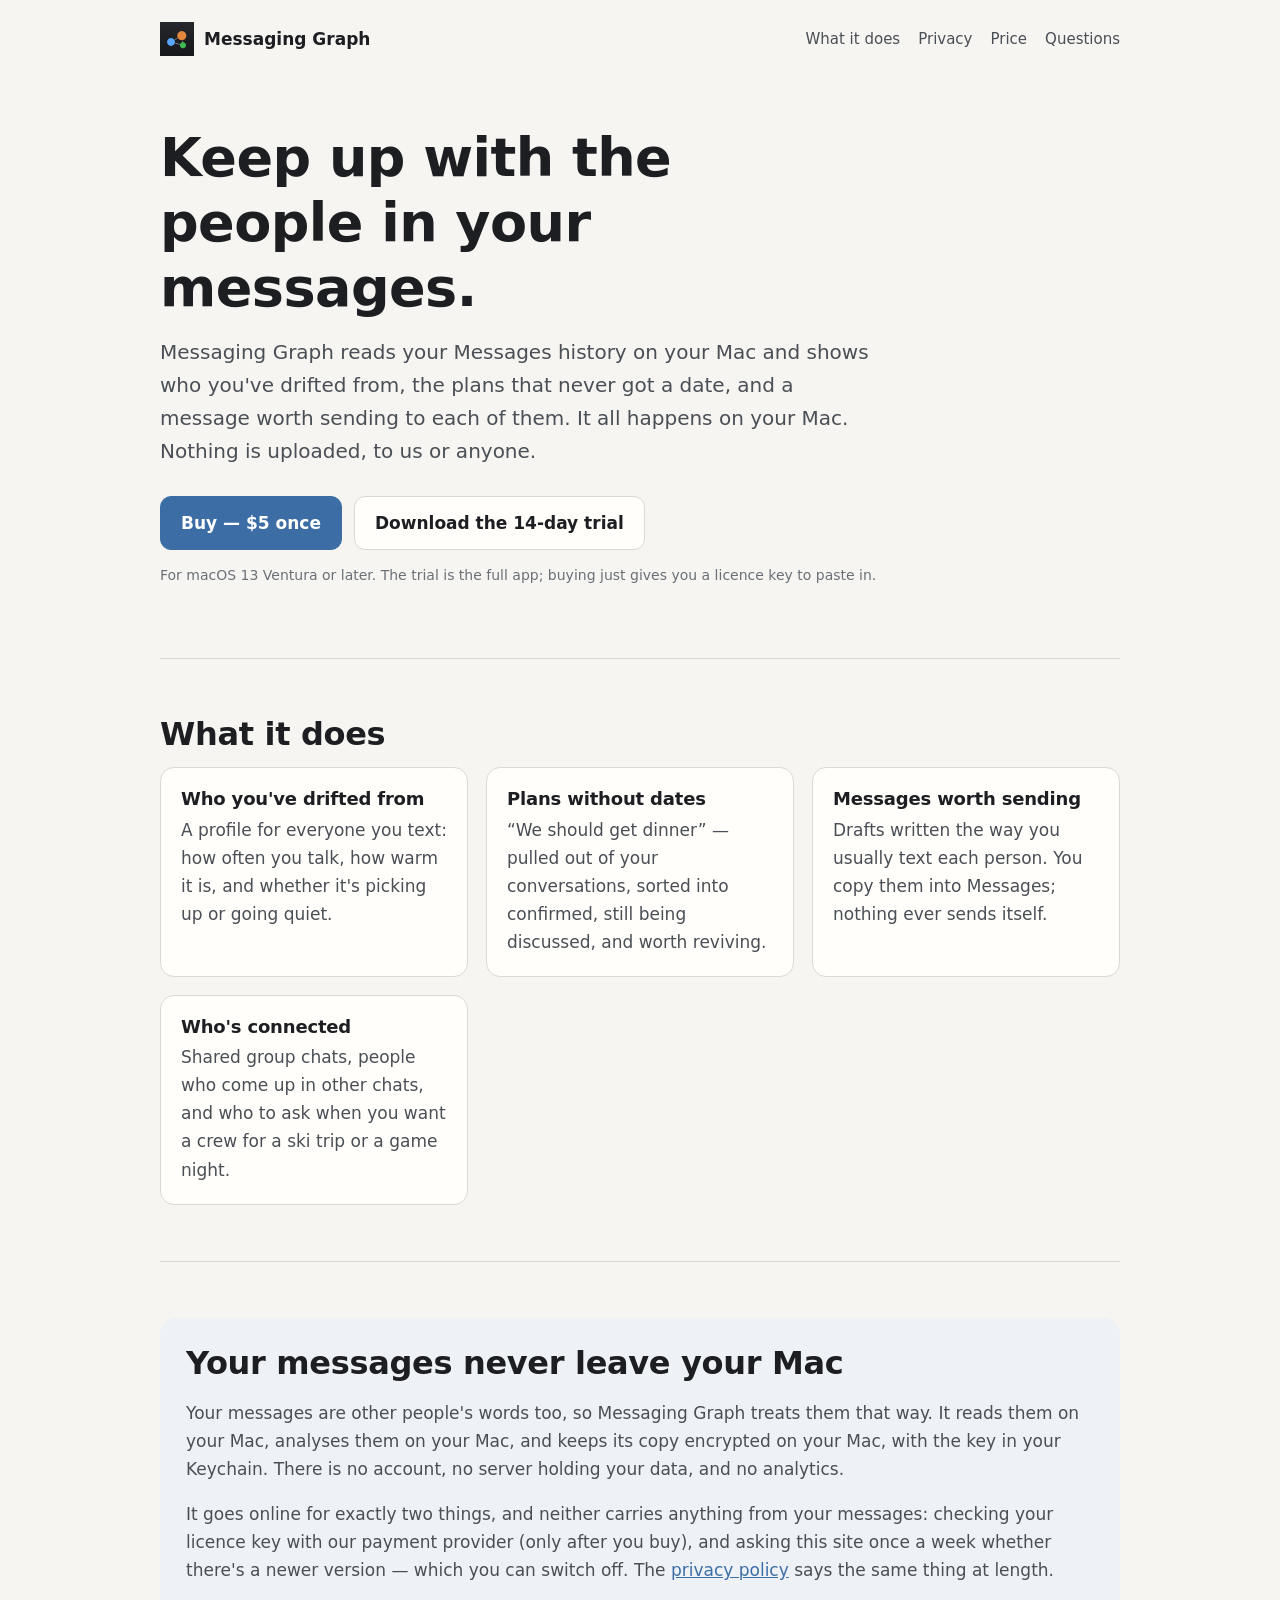
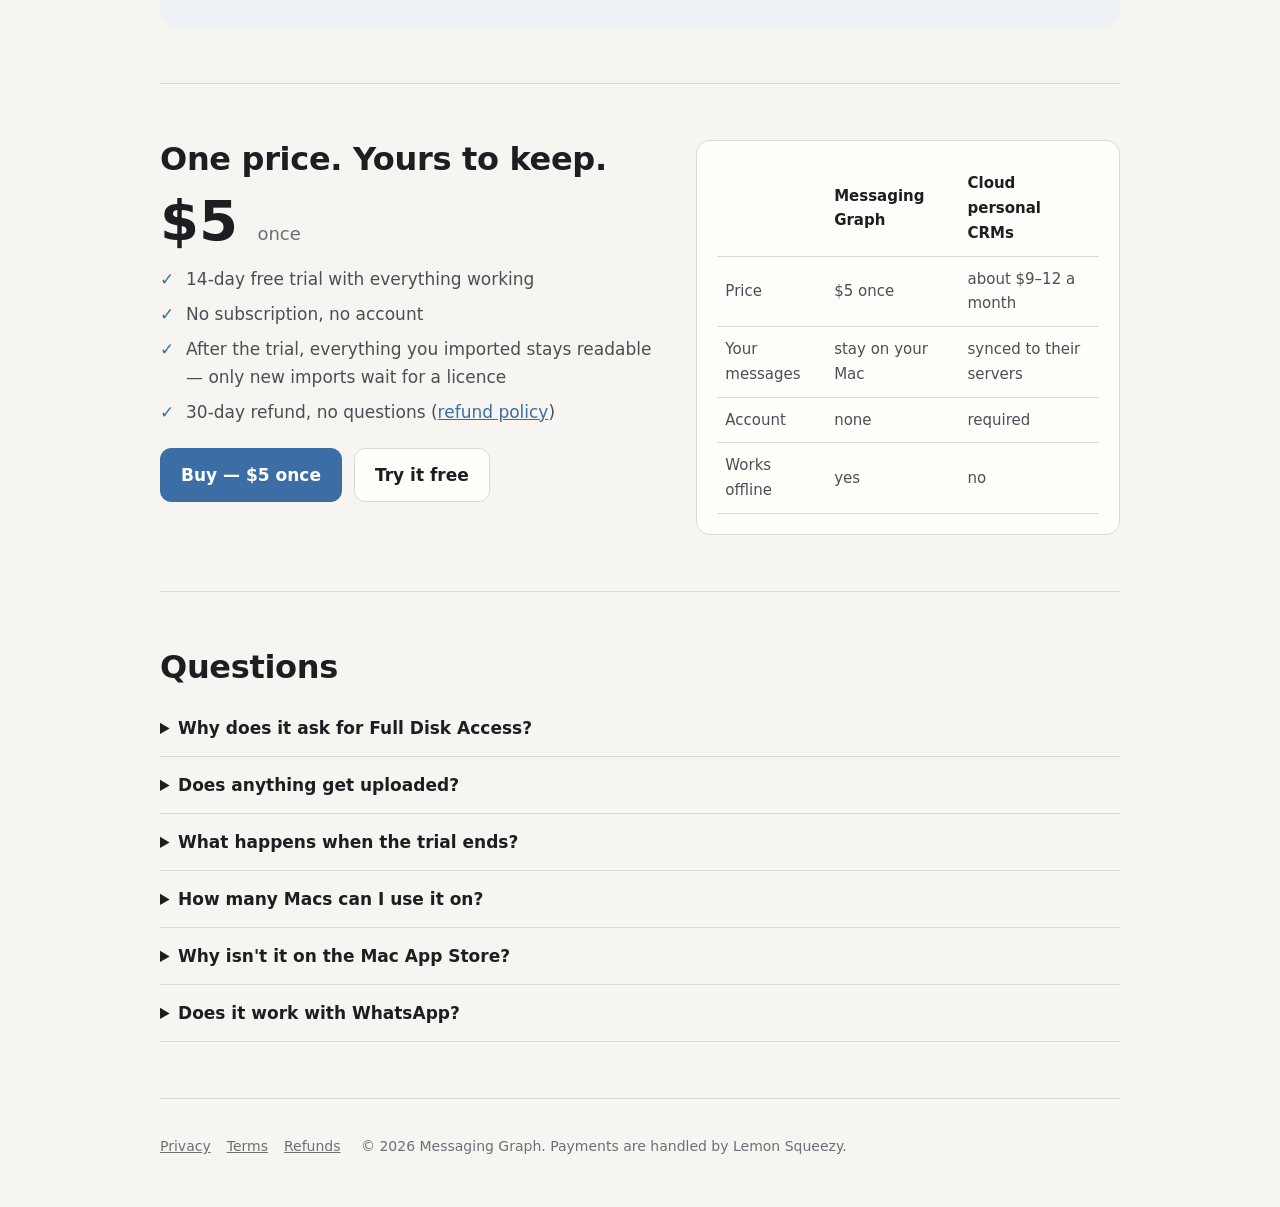
<file: site/index.html>
<!doctype html>
<html lang="en">
<head>
<meta charset="utf-8">
<meta name="viewport" content="width=device-width,initial-scale=1">
<title>Messaging Graph — keep up with the people in your messages</title>
<meta name="description" content="A Mac app that reads your Messages history on your Mac and shows who you've drifted from, plans that never got a date, and messages worth sending. Nothing is uploaded. $29 once, 14-day free trial.">
<link rel="icon" href="icon.png">
<link rel="stylesheet" href="site.css">
</head>
<body>
<div class="wrap">
<header class="top">
  <a class="brand" href="./"><img src="icon.png" alt="">Messaging Graph</a>
  <nav class="links" aria-label="Site">
    <a href="#what">What it does</a><a href="#private">Privacy</a>
    <a href="#price">Price</a><a href="#faq">Questions</a>
  </nav>
</header>

<section class="hero">
  <h1>Keep up with the people in your messages.</h1>
  <p class="lede">Messaging Graph reads your Messages history on your Mac and shows who
    you've drifted from, the plans that never got a date, and a message worth sending to
    each of them. It all happens on your Mac. Nothing is uploaded, to us or anyone.</p>
  <div class="cta" id="download">
    <a class="btn primary" href="https://REPLACE-WITH-YOUR-STORE.lemonsqueezy.com/buy/REPLACE-WITH-VARIANT-ID">Buy — $5 once</a>
    <a class="btn" href="downloads/MessagingGraph-1.1.0.dmg">Download the 14-day trial</a>
  </div>
  <p class="small">For macOS 13 Ventura or later. The trial is the full app; buying just
    gives you a licence key to paste in.</p>
</section>

<section id="what">
  <h2>What it does</h2>
  <div class="grid">
    <div class="card"><h3>Who you've drifted from</h3><p>A profile for everyone you text:
      how often you talk, how warm it is, and whether it's picking up or going quiet.</p></div>
    <div class="card"><h3>Plans without dates</h3><p>“We should get dinner” — pulled out of
      your conversations, sorted into confirmed, still being discussed, and worth reviving.</p></div>
    <div class="card"><h3>Messages worth sending</h3><p>Drafts written the way you usually
      text each person. You copy them into Messages; nothing ever sends itself.</p></div>
    <div class="card"><h3>Who's connected</h3><p>Shared group chats, people who come up in
      other chats, and who to ask when you want a crew for a ski trip or a game night.</p></div>
  </div>
</section>

<section id="private">
  <div class="private">
    <h2>Your messages never leave your Mac</h2>
    <p>Your messages are other people's words too, so Messaging Graph treats them that way.
      It reads them on your Mac, analyses them on your Mac, and keeps its copy encrypted on
      your Mac, with the key in your Keychain. There is no account, no server holding your
      data, and no analytics.</p>
    <p>It goes online for exactly two things, and neither carries anything from your
      messages: checking your licence key with our payment provider (only after you buy),
      and asking this site once a week whether there's a newer version — which you can
      switch off. The <a href="privacy.html">privacy policy</a> says the same thing at
      length.</p>
  </div>
</section>

<section id="price">
  <div class="price">
    <div>
      <h2>One price. Yours to keep.</h2>
      <div class="amount">$5 <small>once</small></div>
      <ul class="ticks">
        <li>14-day free trial with everything working</li>
        <li>No subscription, no account</li>
        <li>After the trial, everything you imported stays readable — only new imports
          wait for a licence</li>
        <li>30-day refund, no questions (<a href="refund.html">refund policy</a>)</li>
      </ul>
      <div class="cta">
        <a class="btn primary" href="https://REPLACE-WITH-YOUR-STORE.lemonsqueezy.com/buy/REPLACE-WITH-VARIANT-ID">Buy — $5 once</a>
        <a class="btn" href="downloads/MessagingGraph-1.1.0.dmg">Try it free</a>
      </div>
    </div>
    <div class="card">
      <table class="compare">
        <thead><tr><th></th><th>Messaging Graph</th><th>Cloud personal CRMs</th></tr></thead>
        <tbody>
          <tr><td>Price</td><td>$5 once</td><td>about $9–12 a month</td></tr>
          <tr><td>Your messages</td><td>stay on your Mac</td><td>synced to their servers</td></tr>
          <tr><td>Account</td><td>none</td><td>required</td></tr>
          <tr><td>Works offline</td><td>yes</td><td>no</td></tr>
        </tbody>
      </table>
    </div>
  </div>
</section>

<section id="faq">
  <h2>Questions</h2>
  <details><summary>Why does it ask for Full Disk Access?</summary>
    <p>macOS keeps your Messages history behind Full Disk Access, so no app can read it
      until you allow it. Messaging Graph walks you through switching it on the first time
      it opens. It only reads your messages while it imports them, and you can switch the
      permission back off afterwards — what it imported stays.</p></details>
  <details><summary>Does anything get uploaded?</summary>
    <p>No. Not your messages, not your contacts, not statistics about them. The only things
      that go online are the licence check and the weekly update check, and the app shows
      you both, in full, under Privacy.</p></details>
  <details><summary>What happens when the trial ends?</summary>
    <p>Nothing disappears. Everything you imported stays readable. Importing new messages
      waits until you enter a licence key.</p></details>
  <details><summary>How many Macs can I use it on?</summary>
    <p>Your own Macs, up to two at a time. You can move a licence from one Mac to another
      from the app's Privacy screen.</p></details>
  <details><summary>Why isn't it on the Mac App Store?</summary>
    <p>App Store apps live in a sandbox that can't be given access to your Messages
      history, even with your permission. So it's sold here, signed by its developer and
      checked by Apple, the way many Mac apps are.</p></details>
  <details><summary>Does it work with WhatsApp?</summary>
    <p>Yes, if you use WhatsApp's Mac app. It's imported separately and shown alongside
      your Messages history.</p></details>
</section>

<footer>
  <a href="privacy.html">Privacy</a><a href="terms.html">Terms</a><a href="refund.html">Refunds</a>
  <span>© 2026 Messaging Graph. Payments are handled by Lemon Squeezy.</span>
</footer>
</div>
</body>
</html>
</file>
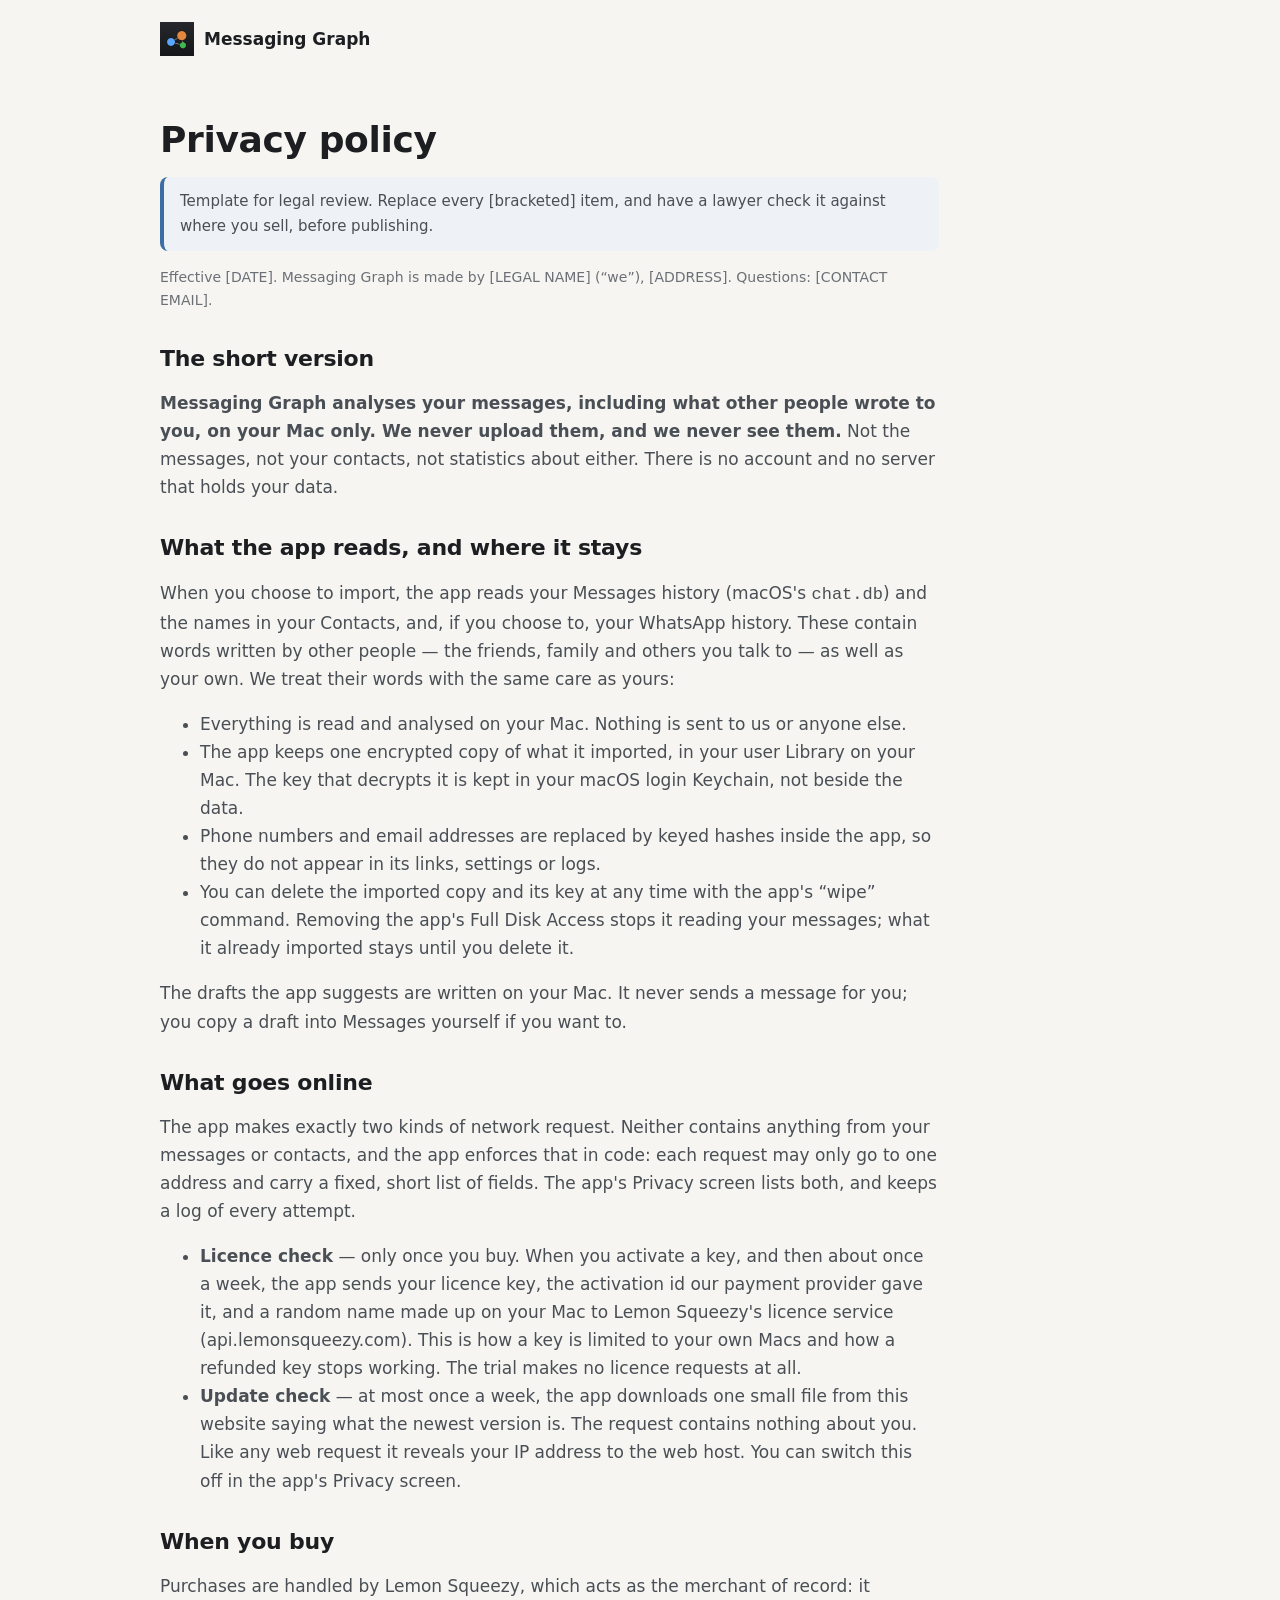
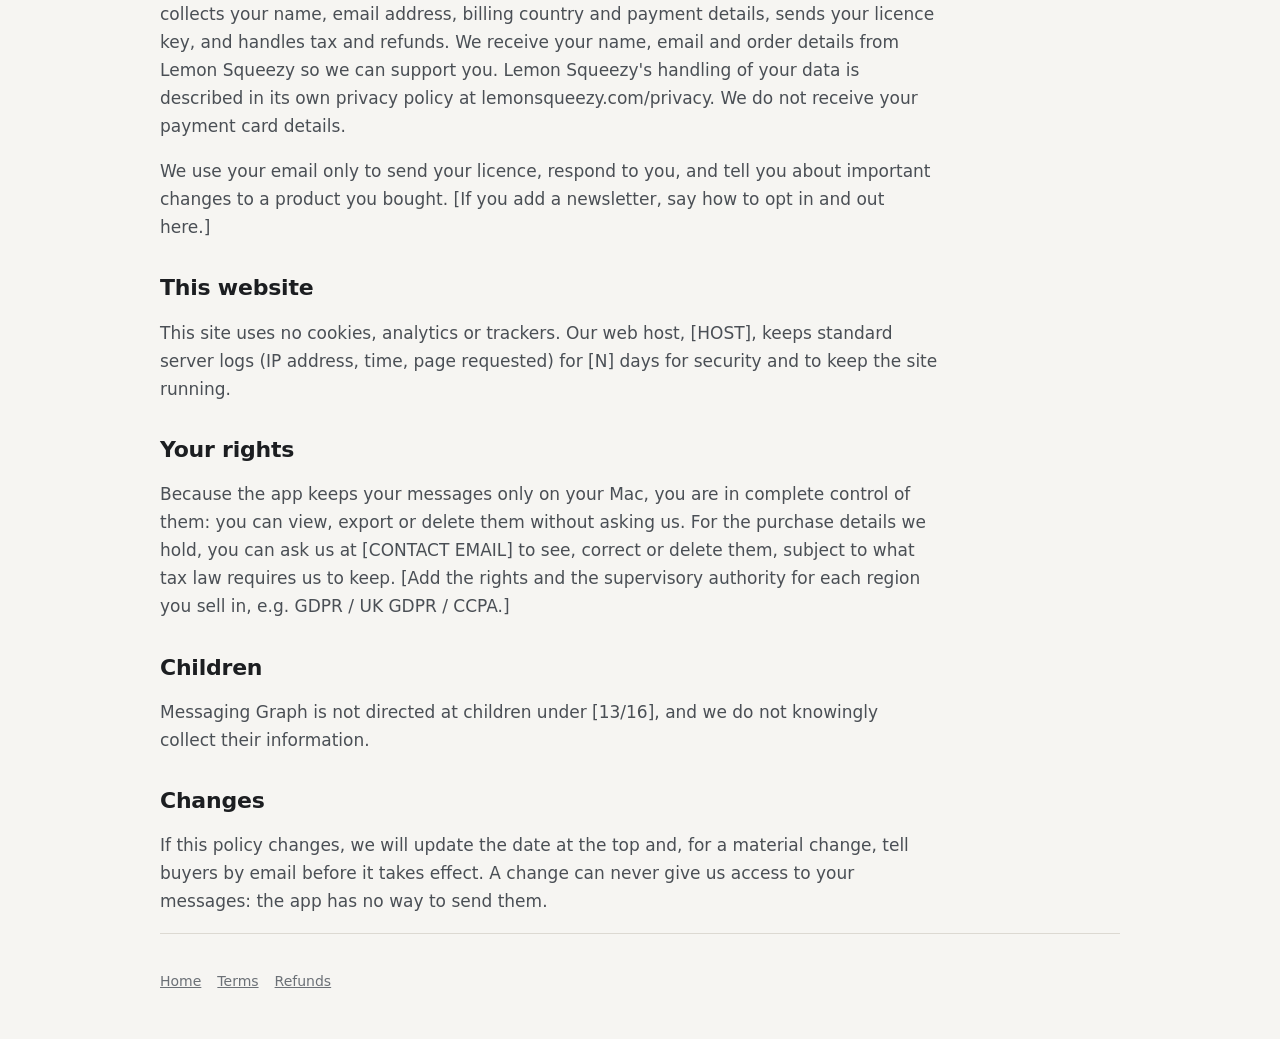
<file: site/privacy.html>
<!doctype html>
<html lang="en">
<head>
<meta charset="utf-8">
<meta name="viewport" content="width=device-width,initial-scale=1">
<title>Privacy policy — Messaging Graph</title>
<link rel="icon" href="icon.png">
<link rel="stylesheet" href="site.css">
</head>
<body>
<div class="wrap">
<header class="top"><a class="brand" href="./"><img src="icon.png" alt="">Messaging Graph</a></header>
<main class="legal">
<h1>Privacy policy</h1>
<p class="template">Template for legal review. Replace every [bracketed] item, and have a
lawyer check it against where you sell, before publishing.</p>
<p class="small">Effective [DATE]. Messaging Graph is made by [LEGAL NAME] (“we”), [ADDRESS].
Questions: [CONTACT EMAIL].</p>

<h2>The short version</h2>
<p><b>Messaging Graph analyses your messages, including what other people wrote to you, on
your Mac only. We never upload them, and we never see them.</b> Not the messages, not your
contacts, not statistics about either. There is no account and no server that holds your
data.</p>

<h2>What the app reads, and where it stays</h2>
<p>When you choose to import, the app reads your Messages history (macOS's
<code>chat.db</code>) and the names in your Contacts, and, if you choose to, your WhatsApp
history. These contain words written by other people — the friends, family and others you
talk to — as well as your own. We treat their words with the same care as yours:</p>
<ul>
<li>Everything is read and analysed on your Mac. Nothing is sent to us or anyone else.</li>
<li>The app keeps one encrypted copy of what it imported, in your user Library on your
  Mac. The key that decrypts it is kept in your macOS login Keychain, not beside the data.</li>
<li>Phone numbers and email addresses are replaced by keyed hashes inside the app, so they
  do not appear in its links, settings or logs.</li>
<li>You can delete the imported copy and its key at any time with the app's “wipe”
  command. Removing the app's Full Disk Access stops it reading your messages; what it
  already imported stays until you delete it.</li>
</ul>
<p>The drafts the app suggests are written on your Mac. It never sends a message for you;
you copy a draft into Messages yourself if you want to.</p>

<h2>What goes online</h2>
<p>The app makes exactly two kinds of network request. Neither contains anything from your
messages or contacts, and the app enforces that in code: each request may only go to one
address and carry a fixed, short list of fields. The app's Privacy screen lists both, and
keeps a log of every attempt.</p>
<ul>
<li><b>Licence check</b> — only once you buy. When you activate a key, and then about once
  a week, the app sends your licence key, the activation id our payment provider gave it,
  and a random name made up on your Mac to Lemon Squeezy's licence service
  (api.lemonsqueezy.com). This is how a key is limited to your own Macs and how a refunded
  key stops working. The trial makes no licence requests at all.</li>
<li><b>Update check</b> — at most once a week, the app downloads one small file from this
  website saying what the newest version is. The request contains nothing about you. Like
  any web request it reveals your IP address to the web host. You can switch this off in
  the app's Privacy screen.</li>
</ul>

<h2>When you buy</h2>
<p>Purchases are handled by Lemon Squeezy, which acts as the merchant of record: it
collects your name, email address, billing country and payment details, sends your
licence key, and handles tax and refunds. We receive your name, email and order details
from Lemon Squeezy so we can support you. Lemon Squeezy's handling of your data is
described in its own privacy policy at lemonsqueezy.com/privacy. We do not receive your
payment card details.</p>
<p>We use your email only to send your licence, respond to you, and tell you about
important changes to a product you bought. [If you add a newsletter, say how to opt in and
out here.]</p>

<h2>This website</h2>
<p>This site uses no cookies, analytics or trackers. Our web host, [HOST], keeps standard
server logs (IP address, time, page requested) for [N] days for security and to keep the
site running.</p>

<h2>Your rights</h2>
<p>Because the app keeps your messages only on your Mac, you are in complete control of
them: you can view, export or delete them without asking us. For the purchase details we
hold, you can ask us at [CONTACT EMAIL] to see, correct or delete them, subject to what
tax law requires us to keep. [Add the rights and the supervisory authority for each region
you sell in, e.g. GDPR / UK GDPR / CCPA.]</p>

<h2>Children</h2>
<p>Messaging Graph is not directed at children under [13/16], and we do not knowingly
collect their information.</p>

<h2>Changes</h2>
<p>If this policy changes, we will update the date at the top and, for a material change,
tell buyers by email before it takes effect. A change can never give us access to your
messages: the app has no way to send them.</p>
</main>
<footer><a href="./">Home</a><a href="terms.html">Terms</a><a href="refund.html">Refunds</a></footer>
</div>
</body>
</html>
</file>
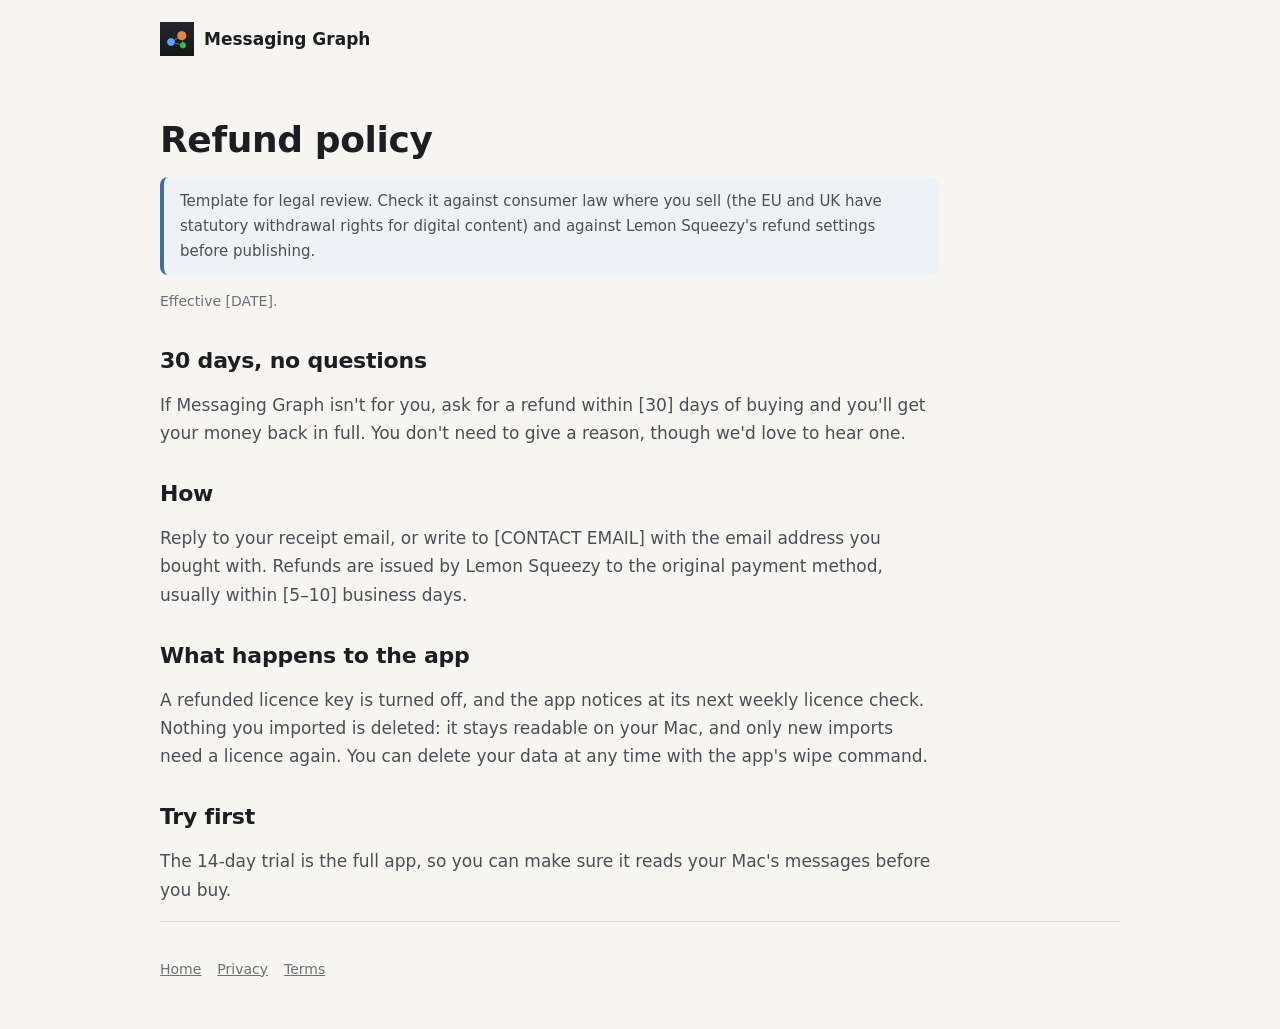
<file: site/refund.html>
<!doctype html>
<html lang="en">
<head>
<meta charset="utf-8">
<meta name="viewport" content="width=device-width,initial-scale=1">
<title>Refunds — Messaging Graph</title>
<link rel="icon" href="icon.png">
<link rel="stylesheet" href="site.css">
</head>
<body>
<div class="wrap">
<header class="top"><a class="brand" href="./"><img src="icon.png" alt="">Messaging Graph</a></header>
<main class="legal">
<h1>Refund policy</h1>
<p class="template">Template for legal review. Check it against consumer law where you sell
(the EU and UK have statutory withdrawal rights for digital content) and against Lemon
Squeezy's refund settings before publishing.</p>
<p class="small">Effective [DATE].</p>

<h2>30 days, no questions</h2>
<p>If Messaging Graph isn't for you, ask for a refund within [30] days of buying and you'll
get your money back in full. You don't need to give a reason, though we'd love to hear one.</p>

<h2>How</h2>
<p>Reply to your receipt email, or write to [CONTACT EMAIL] with the email address you
bought with. Refunds are issued by Lemon Squeezy to the original payment method, usually
within [5–10] business days.</p>

<h2>What happens to the app</h2>
<p>A refunded licence key is turned off, and the app notices at its next weekly licence
check. Nothing you imported is deleted: it stays readable on your Mac, and only new imports
need a licence again. You can delete your data at any time with the app's wipe command.</p>

<h2>Try first</h2>
<p>The 14-day trial is the full app, so you can make sure it reads your Mac's messages
before you buy.</p>
</main>
<footer><a href="./">Home</a><a href="privacy.html">Privacy</a><a href="terms.html">Terms</a></footer>
</div>
</body>
</html>
</file>
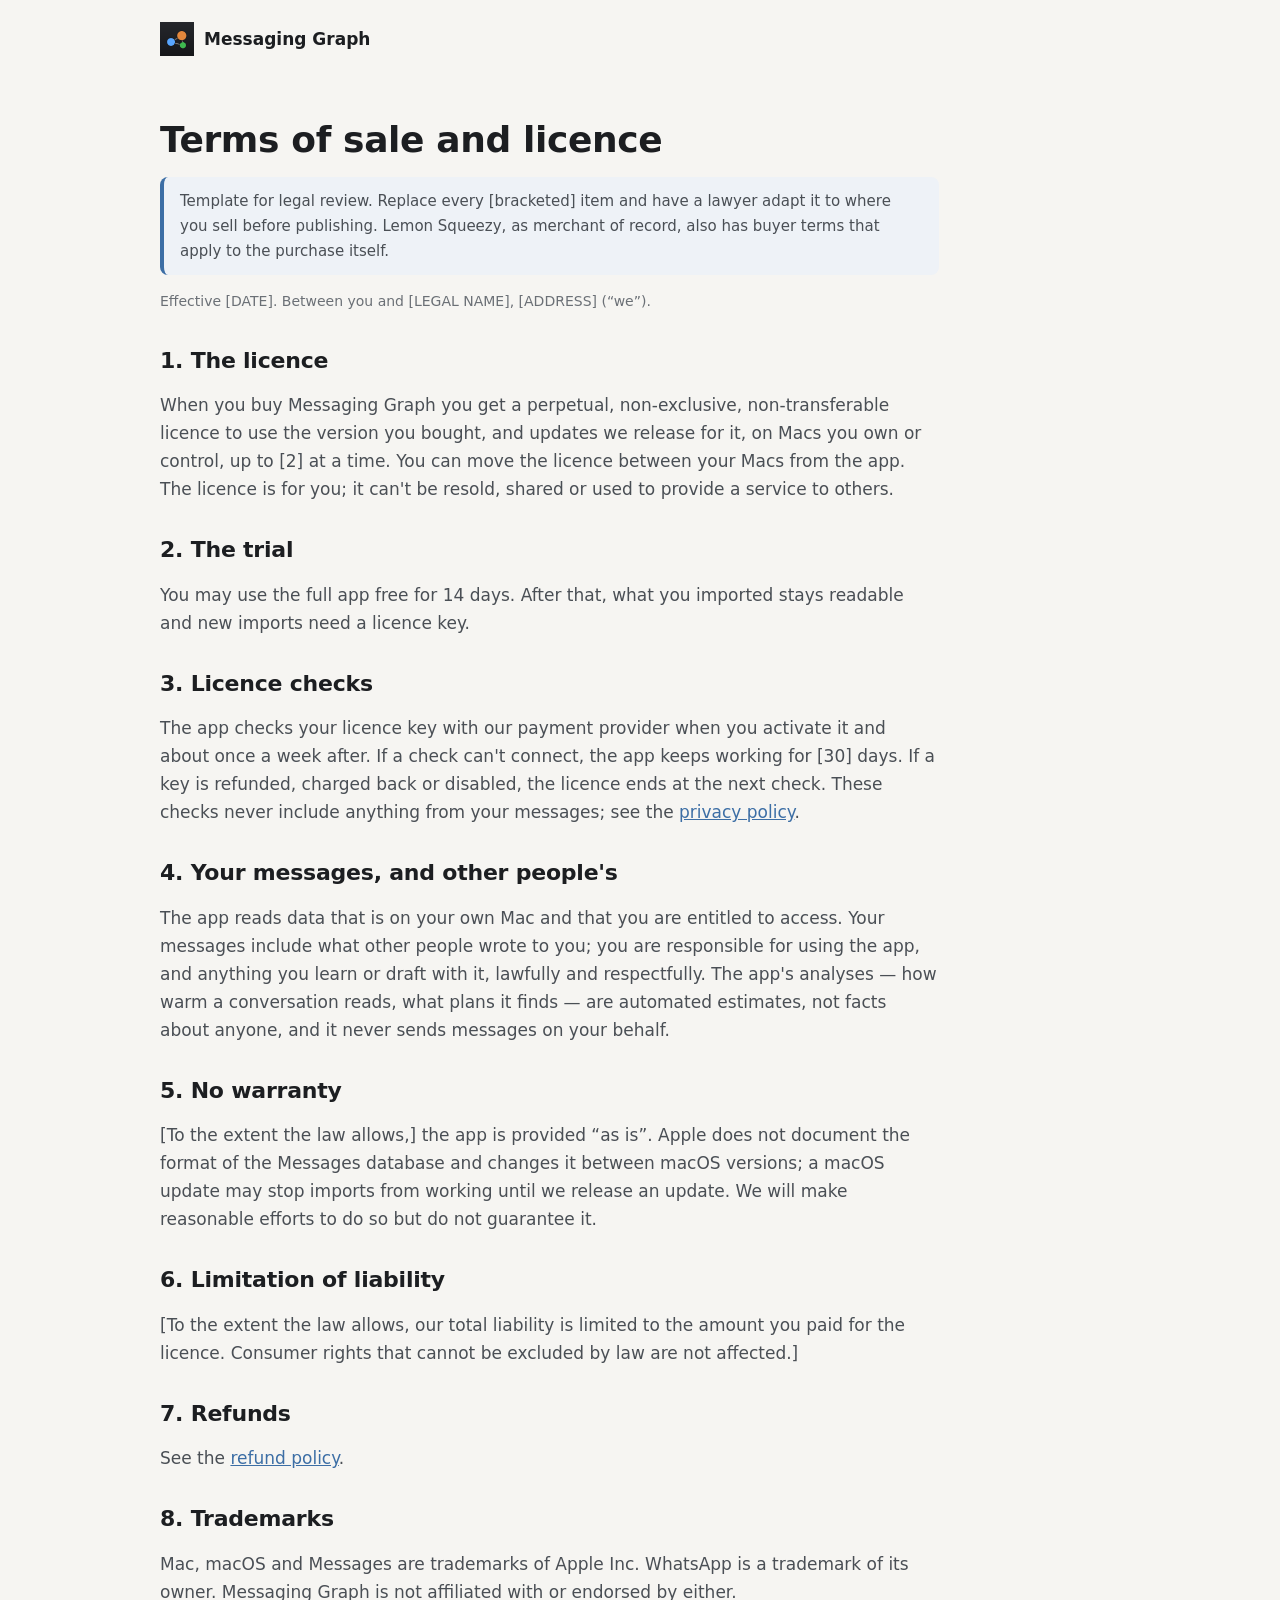
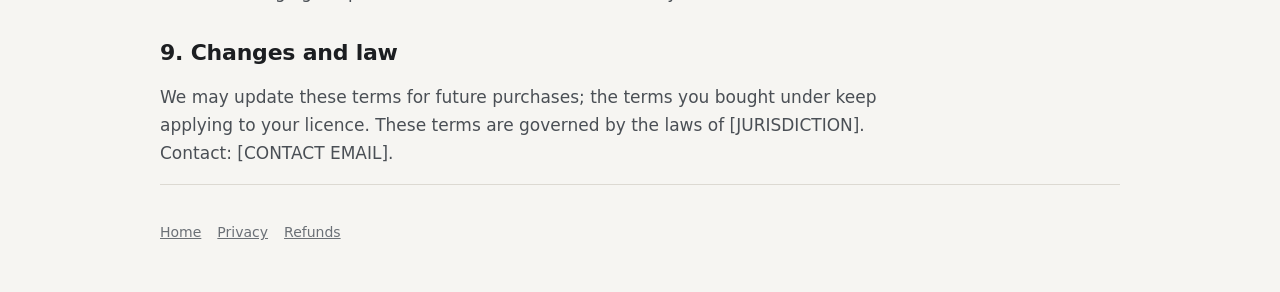
<file: site/terms.html>
<!doctype html>
<html lang="en">
<head>
<meta charset="utf-8">
<meta name="viewport" content="width=device-width,initial-scale=1">
<title>Terms — Messaging Graph</title>
<link rel="icon" href="icon.png">
<link rel="stylesheet" href="site.css">
</head>
<body>
<div class="wrap">
<header class="top"><a class="brand" href="./"><img src="icon.png" alt="">Messaging Graph</a></header>
<main class="legal">
<h1>Terms of sale and licence</h1>
<p class="template">Template for legal review. Replace every [bracketed] item and have a
lawyer adapt it to where you sell before publishing. Lemon Squeezy, as merchant of record,
also has buyer terms that apply to the purchase itself.</p>
<p class="small">Effective [DATE]. Between you and [LEGAL NAME], [ADDRESS] (“we”).</p>

<h2>1. The licence</h2>
<p>When you buy Messaging Graph you get a perpetual, non-exclusive, non-transferable licence
to use the version you bought, and updates we release for it, on Macs you own or control,
up to [2] at a time. You can move the licence between your Macs from the app. The licence is
for you; it can't be resold, shared or used to provide a service to others.</p>

<h2>2. The trial</h2>
<p>You may use the full app free for 14 days. After that, what you imported stays readable
and new imports need a licence key.</p>

<h2>3. Licence checks</h2>
<p>The app checks your licence key with our payment provider when you activate it and
about once a week after. If a check can't connect, the app keeps working for [30] days.
If a key is refunded, charged back or disabled, the licence ends at the next check. These
checks never include anything from your messages; see the <a href="privacy.html">privacy
policy</a>.</p>

<h2>4. Your messages, and other people's</h2>
<p>The app reads data that is on your own Mac and that you are entitled to access. Your
messages include what other people wrote to you; you are responsible for using the app,
and anything you learn or draft with it, lawfully and respectfully. The app's analyses —
how warm a conversation reads, what plans it finds — are automated estimates, not facts
about anyone, and it never sends messages on your behalf.</p>

<h2>5. No warranty</h2>
<p>[To the extent the law allows,] the app is provided “as is”. Apple does not document the
format of the Messages database and changes it between macOS versions; a macOS update may
stop imports from working until we release an update. We will make reasonable efforts to do
so but do not guarantee it.</p>

<h2>6. Limitation of liability</h2>
<p>[To the extent the law allows, our total liability is limited to the amount you paid for
the licence. Consumer rights that cannot be excluded by law are not affected.]</p>

<h2>7. Refunds</h2>
<p>See the <a href="refund.html">refund policy</a>.</p>

<h2>8. Trademarks</h2>
<p>Mac, macOS and Messages are trademarks of Apple Inc. WhatsApp is a trademark of its
owner. Messaging Graph is not affiliated with or endorsed by either.</p>

<h2>9. Changes and law</h2>
<p>We may update these terms for future purchases; the terms you bought under keep applying
to your licence. These terms are governed by the laws of [JURISDICTION]. Contact:
[CONTACT EMAIL].</p>
</main>
<footer><a href="./">Home</a><a href="privacy.html">Privacy</a><a href="refund.html">Refunds</a></footer>
</div>
</body>
</html>
</file>
<file: site/site.css>
/* The product site. Same warm neutrals as the app, light and dark. */
:root{color-scheme:light dark;--page:#f6f5f2;--card:#fffefb;--ink:#1c1e21;--text:#4a4f55;
  --faint:#6b7076;--line:#dcd9d2;--accent:#3c6ea5;--accent-ink:#fff;--tint:#eef2f7}
@media (prefers-color-scheme:dark){:root{--page:#191b1f;--card:#1f2228;--ink:#edeff2;
  --text:#b3bac2;--faint:#8d949c;--line:#2f3339;--accent:#7aa9d8;--accent-ink:#10161d;--tint:#1d2530}}
*{box-sizing:border-box}
html{-webkit-text-size-adjust:100%}
body{margin:0;background:var(--page);color:var(--text);
  font:17px/1.65 -apple-system,BlinkMacSystemFont,"Segoe UI",system-ui,sans-serif}
a{color:var(--accent)}
.wrap{max-width:1000px;margin:0 auto;padding:0 20px}
header.top{display:flex;align-items:center;justify-content:space-between;gap:16px;padding:22px 0}
.brand{display:flex;align-items:center;gap:10px;color:var(--ink);font-weight:650;text-decoration:none}
.brand img{width:34px;height:34px}
nav.links{display:flex;gap:18px;font-size:15px}
nav.links a{color:var(--text);text-decoration:none}
nav.links a:hover{color:var(--ink)}
h1,h2,h3{color:var(--ink);line-height:1.2;letter-spacing:-.01em}
h1{font-size:clamp(34px,6vw,54px);margin:40px 0 16px;max-width:15ch}
h2{font-size:clamp(25px,3.6vw,32px);margin:0 0 14px}
h3{font-size:18px;margin:0 0 6px}
.lede{font-size:20px;max-width:56ch;margin:0 0 28px}
.cta{display:flex;gap:12px;flex-wrap:wrap;align-items:center}
.btn{display:inline-block;padding:12px 20px;border-radius:11px;text-decoration:none;font-weight:600;
  border:1px solid var(--line);color:var(--ink);background:var(--card)}
.btn.primary{background:var(--accent);border-color:var(--accent);color:var(--accent-ink)}
.small{font-size:14px;color:var(--faint)}
section{padding:56px 0;border-top:1px solid var(--line)}
section.hero{border-top:0;padding-top:8px}
.grid{display:grid;grid-template-columns:repeat(auto-fit,minmax(230px,1fr));gap:18px}
.card{background:var(--card);border:1px solid var(--line);border-radius:14px;padding:20px}
.card p{margin:0}
.price{display:grid;grid-template-columns:minmax(0,1.2fr) minmax(0,1fr);gap:28px;align-items:start}
.price .amount{font-size:56px;font-weight:700;color:var(--ink);line-height:1}
.price .amount small{font-size:18px;font-weight:500;color:var(--faint)}
ul.ticks{padding:0;margin:16px 0 22px;list-style:none}
ul.ticks li{padding-left:26px;position:relative;margin:7px 0}
ul.ticks li::before{content:"✓";position:absolute;left:0;color:var(--accent);font-weight:700}
.compare{width:100%;border-collapse:collapse;font-size:15px}
.compare th,.compare td{text-align:left;padding:10px 8px;border-bottom:1px solid var(--line)}
.compare th{color:var(--ink)}
.private{background:var(--tint);border-radius:16px;padding:26px}
details{border-bottom:1px solid var(--line);padding:14px 0}
summary{cursor:pointer;color:var(--ink);font-weight:600}
footer{padding:36px 0 48px;border-top:1px solid var(--line);font-size:14px;color:var(--faint)}
footer a{color:var(--faint);margin-right:16px}
.legal{max-width:72ch}
.legal h1{font-size:36px;max-width:none}
.legal h2{font-size:22px;margin-top:34px}
.template{background:var(--tint);border-left:4px solid var(--accent);padding:12px 16px;
  border-radius:8px;font-size:15px}
@media (max-width:720px){
  .price{grid-template-columns:1fr}
  nav.links{display:none}
  .lede{font-size:18px}
}
</file>
